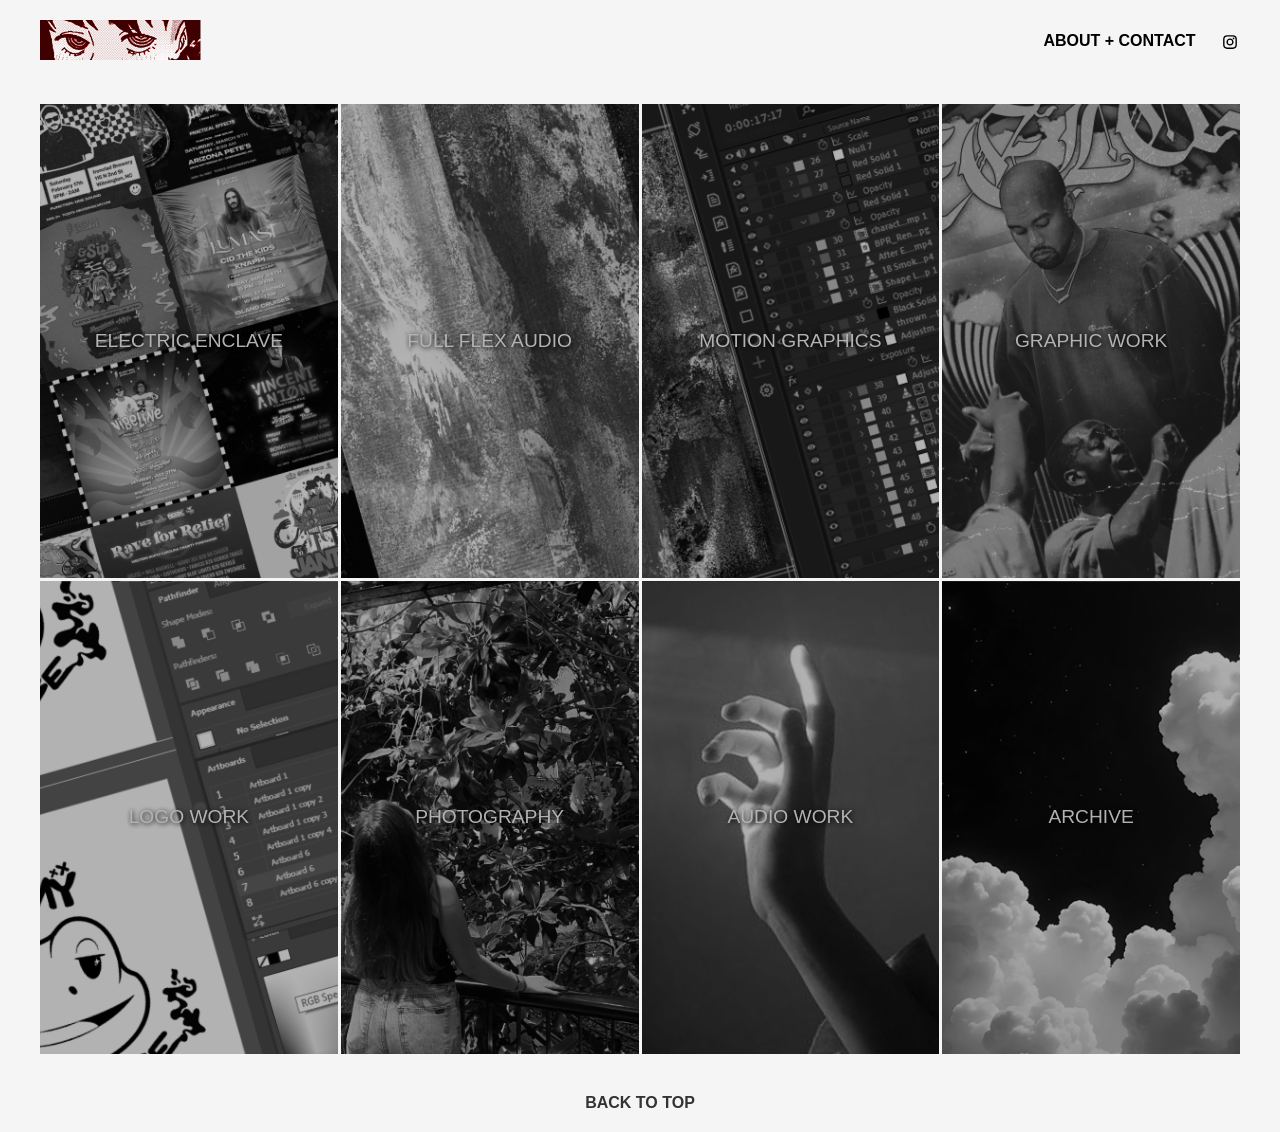
<file: index.html>
<!DOCTYPE html>
<html lang="en">
<head>
  <meta charset="UTF-8" />
  <meta name="viewport" content="width=1920" />
  <title>Portfolio</title>
  <link rel="stylesheet" href="style.css" />
</head>
<body>

  <!-- Header -->
  <header>
    <div class="logo">
      <img src="image/ZEK.png" alt="Logo" />
    </div>
    <nav>
      <a href="about.html">ABOUT + CONTACT</a>
      <a href="https://www.instagram.com/zek.no/" target="_blank">
        <img src="image/instagram.svg" alt="Instagram" />
      </a>
    </nav>
  </header>

  <!-- Grid de Categorías -->
  <main class="grid">
    <a href="electric.html" class="item" style="--img:url('image/ELECTRIC.png')">ELECTRIC ENCLAVE</a>
    <a href="ffa.html" class="item" style="--img:url('image/FFA.png')">FULL FLEX AUDIO</a>
    <a href="mograph.html" class="item" style="--img:url('image/MOTION.png')">MOTION GRAPHICS</a>
    <a href="graphic.html" class="item" style="--img:url('image/GRAPHIC.png')">GRAPHIC WORK</a>
    <a href="logo.html" class="item" style="--img:url('image/LOGO.png')">LOGO WORK</a>
    <a href="photo.html" class="item" style="--img:url('image/PHOTO.png')">PHOTOGRAPHY</a>
    <a href="audio.html" class="item" style="--img:url('image/MUSIC.png')">AUDIO WORK</a>
    <a href="archive.html" class="item" style="--img:url('image/ARCHIVE.png')">ARCHIVE</a>
  </main>

  <!-- Botón Back to Top -->
  <footer>
    <a href="#top" class="back-top">BACK TO TOP</a>
  </footer>

</body>
</html>
</file>
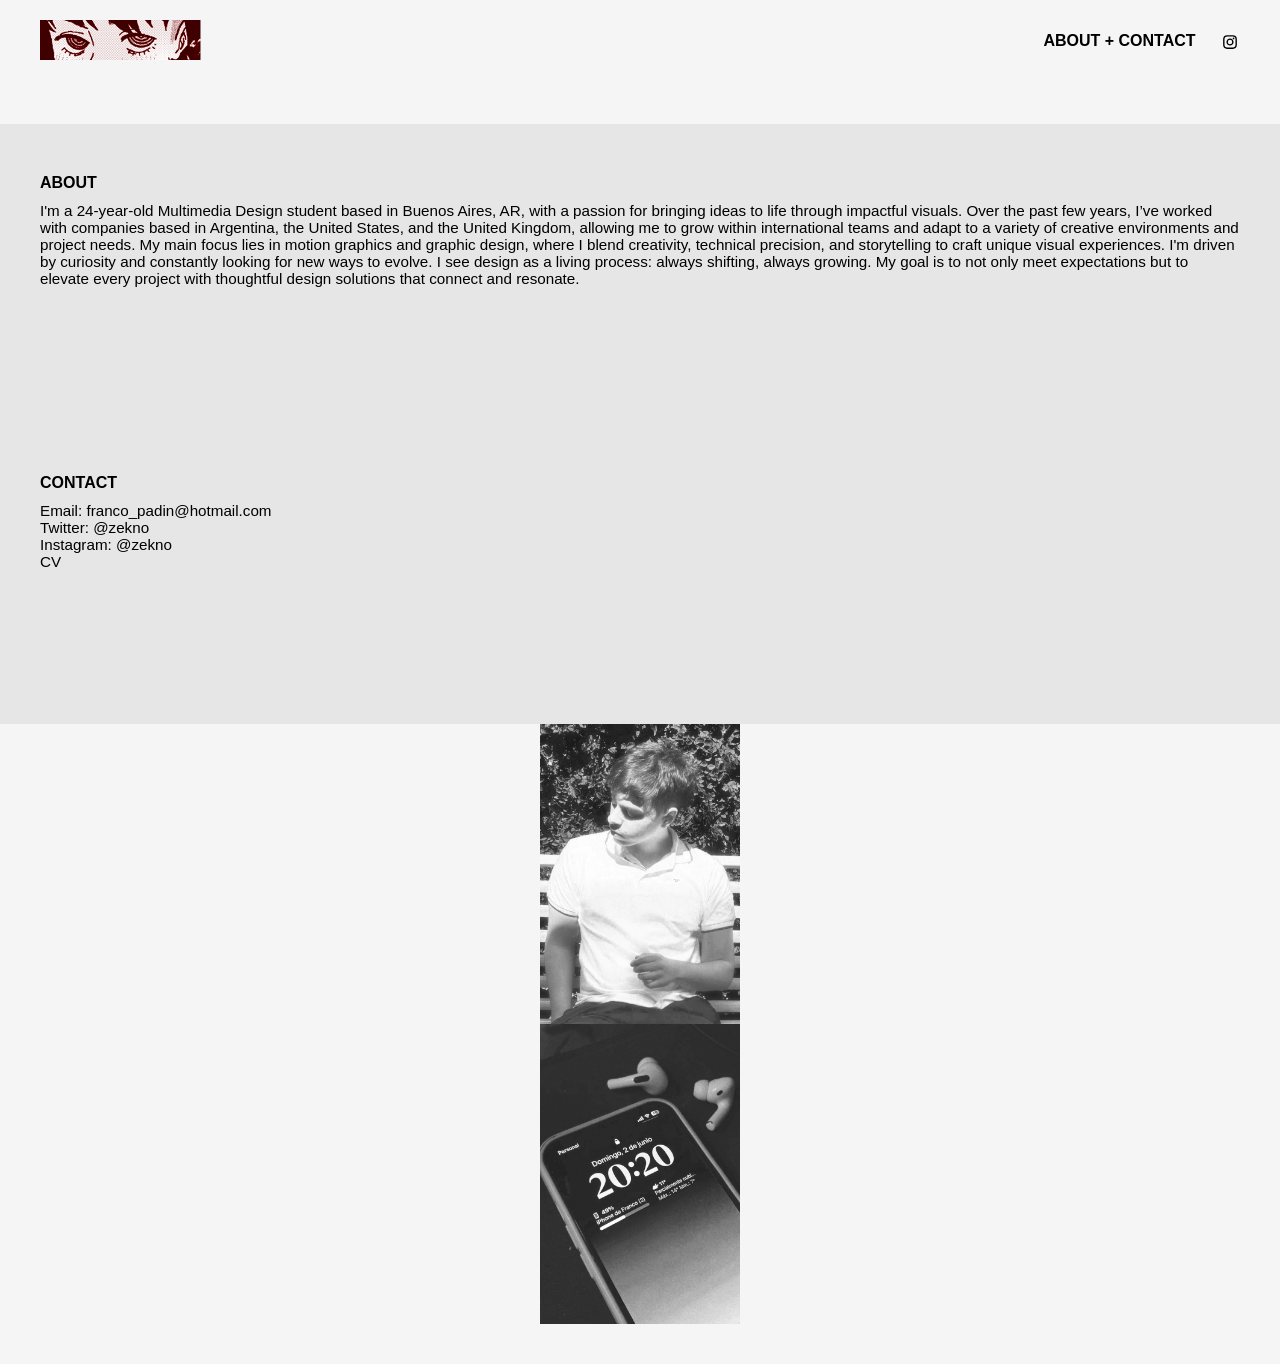
<file: about.html>
<!DOCTYPE html>
<html lang="en">
<head>
  <meta charset="UTF-8">
  <meta name="viewport" content="width=1920">
  <title>About + Contact</title>
  <link rel="stylesheet" href="style.css">
</head>
<body>

  <!-- Header -->
  <header>
    <div class="logo">
      <a href="index.html"><img src="image/ZEK.png" alt="Logo"></a>
    </div>
    <nav>
        <a href="about.html">ABOUT + CONTACT</a>
        <a href="https://www.instagram.com/zek.no/" target="_blank">
          <img src="image/instagram.svg" alt="Instagram" />
      </a>
    </nav>
  </header>

  <!-- Contenido -->
  <section class="about-contact">
    <div>
      <div class="about-text">
        <h2>ABOUT</h2>
        <p>I'm a 24-year-old Multimedia Design student based in Buenos Aires, AR, with a passion for bringing ideas to life through impactful visuals. Over the past few years, I’ve worked with companies based in Argentina, the United States, and the United Kingdom, allowing me to grow within international teams and adapt to a variety of creative environments and project needs.
            My main focus lies in motion graphics and graphic design, where I blend creativity, technical precision, and storytelling to craft unique visual experiences. I'm driven by curiosity and constantly looking for new ways to evolve.
            
            I see design as a living process: always shifting, always growing. My goal is to not only meet expectations but to elevate every project with thoughtful design solutions that connect and resonate.</p>
      </div>
      <div class="contact-text">
        <h2>CONTACT</h2>
        <p>Email: franco_padin@hotmail.com
            <br>

            Twitter: @zekno
            <br>
            Instagram: @zekno
            <br>
            CV</p>
      </div>
    </div>
    <div class="photo-column">
      <img src="image/yo.png" alt="Foto personal" />
      <img src="image/auris.png" alt="Auriculares" />
    </div>

</body>
</html>
</file>
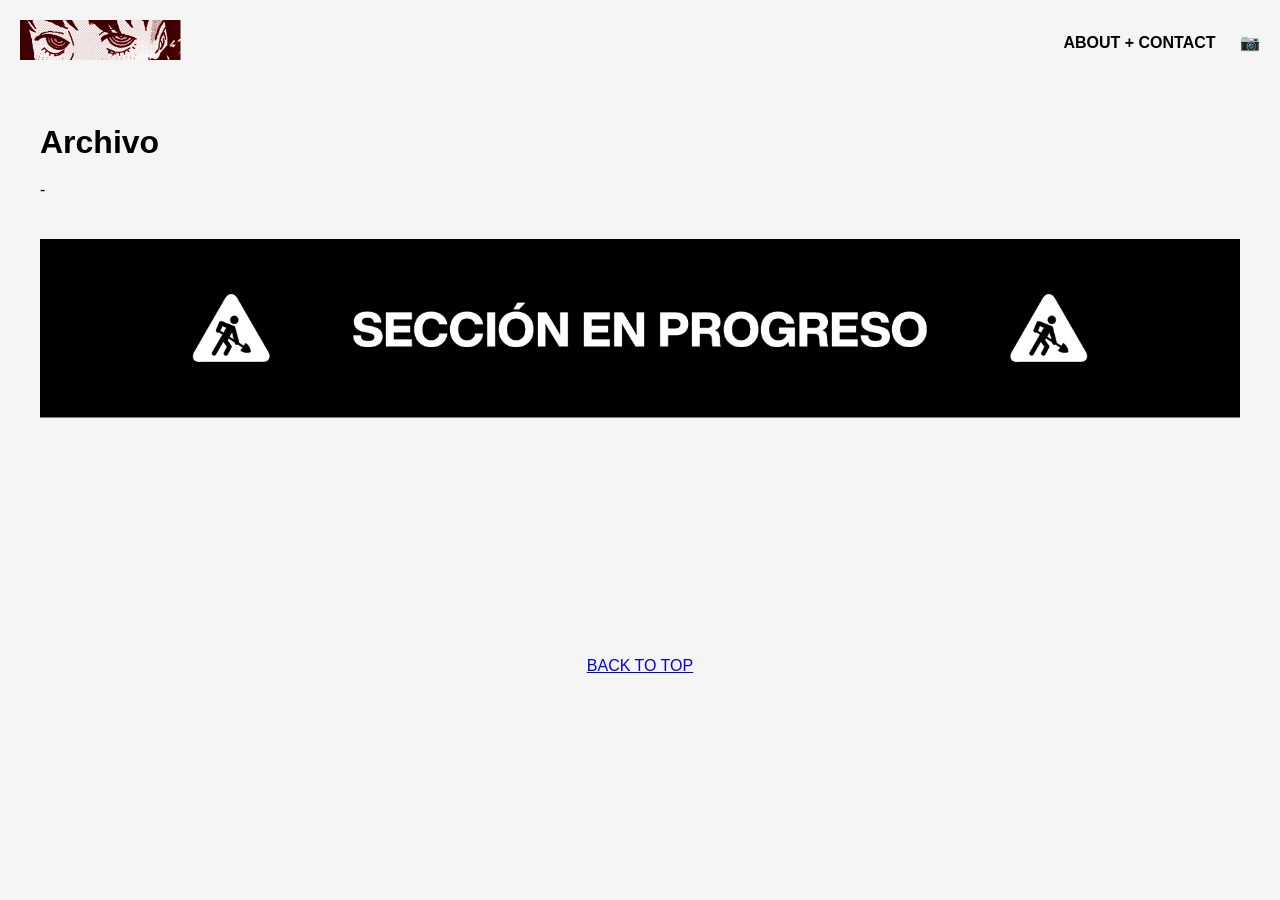
<file: archive.html>
<!DOCTYPE html>
<html lang="en">
<head>
  <meta charset="UTF-8" />
  <meta name="viewport" content="width=1920" />
  <title>Electric Enclve</title>
  <link rel="stylesheet" href="style.css" />
</head>
<body>

  <!-- Encabezado -->
  <header style="display: flex; justify-content: space-between; align-items: center; padding: 20px;">
    <div class="logo">
        <a href="index.html"><img src="image/ZEK.png" alt="Logo"></a>
      </div>
    <nav>
      <a href="about.html">ABOUT + CONTACT</a>
      <a href="https://www.instagram.com/zek.no" target="_blank" style="margin-left: 20px;">📷</a>
    </nav>
  </header>

  <!-- Contenido de la página -->
  <main style="padding: 40px;">
    <h1 style="font-size: 2rem; margin-bottom: 20px;">Archivo</h1>
    <p style="max-width: 800px; margin-bottom: 40px;">
      -
    </p>
    <img src="image/progreso.png" alt="Trabajo de diseño" style="width: 100%; max-width: 1920px; display: block; margin: 0 auto;" />
  </main>

  <!-- Back to top -->
  <footer style="text-align: center; padding: 40px;">
    <a href="#">BACK TO TOP</a>
  </footer>

</body>
</html>
</file>
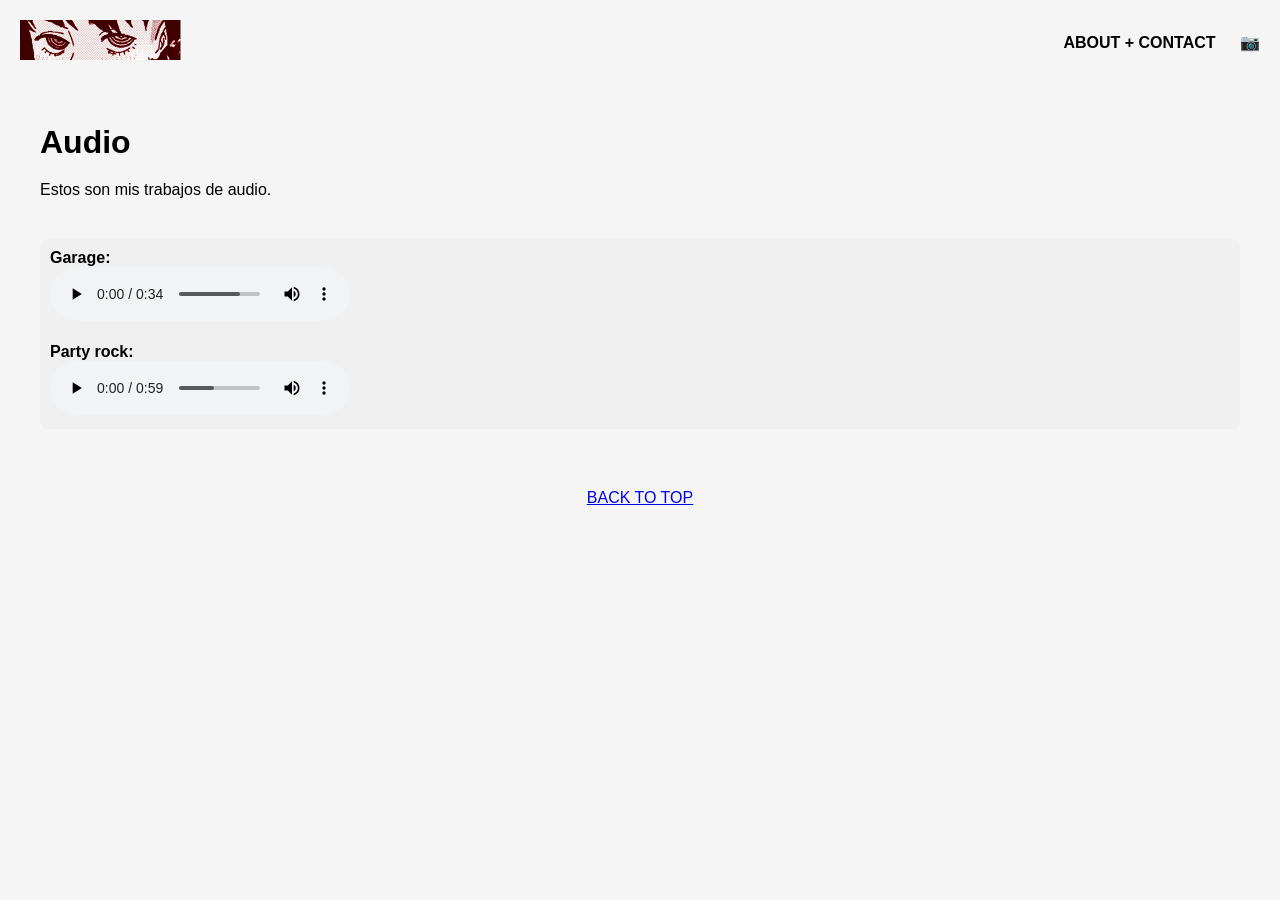
<file: audio.html>
<!DOCTYPE html>
<html lang="en">
<head>
  <meta charset="UTF-8" />
  <meta name="viewport" content="width=1920" />
  <title>Electric Enclve</title>
  <link rel="stylesheet" href="style.css" />
</head>
<body>

  <!-- Encabezado -->
  <header style="display: flex; justify-content: space-between; align-items: center; padding: 20px;">
    <div class="logo">
        <a href="index.html"><img src="image/ZEK.png" alt="Logo"></a>
      </div>
    <nav>
      <a href="about.html">ABOUT + CONTACT</a>
      <a href="https://www.instagram.com/zek.no" target="_blank" style="margin-left: 20px;">📷</a>
    </nav>
  </header>

  <!-- Contenido de la página -->
  <main style="padding: 40px;">
    <h1 style="font-size: 2rem; margin-bottom: 20px;">Audio</h1>
    <p style="max-width: 800px; margin-bottom: 40px;">
      Estos son mis trabajos de audio.
    </p>

    <div class="audio-box">
      <p><strong>Garage:</strong></p>
      <audio controls>
        <source src="audio/garage.mp3" type="audio/mpeg">
      </audio>
<br><br>
      <p><strong>Party rock:</strong></p>
      <audio controls>
        <source src="audio/party.mp3" type="audio/mpeg">
      </audio>
    </div>

  <!-- Back to top -->
  <footer style="text-align: center; padding: 40px;">
    <a href="#">BACK TO TOP</a>
  </footer>

</body>
</html>
</file>
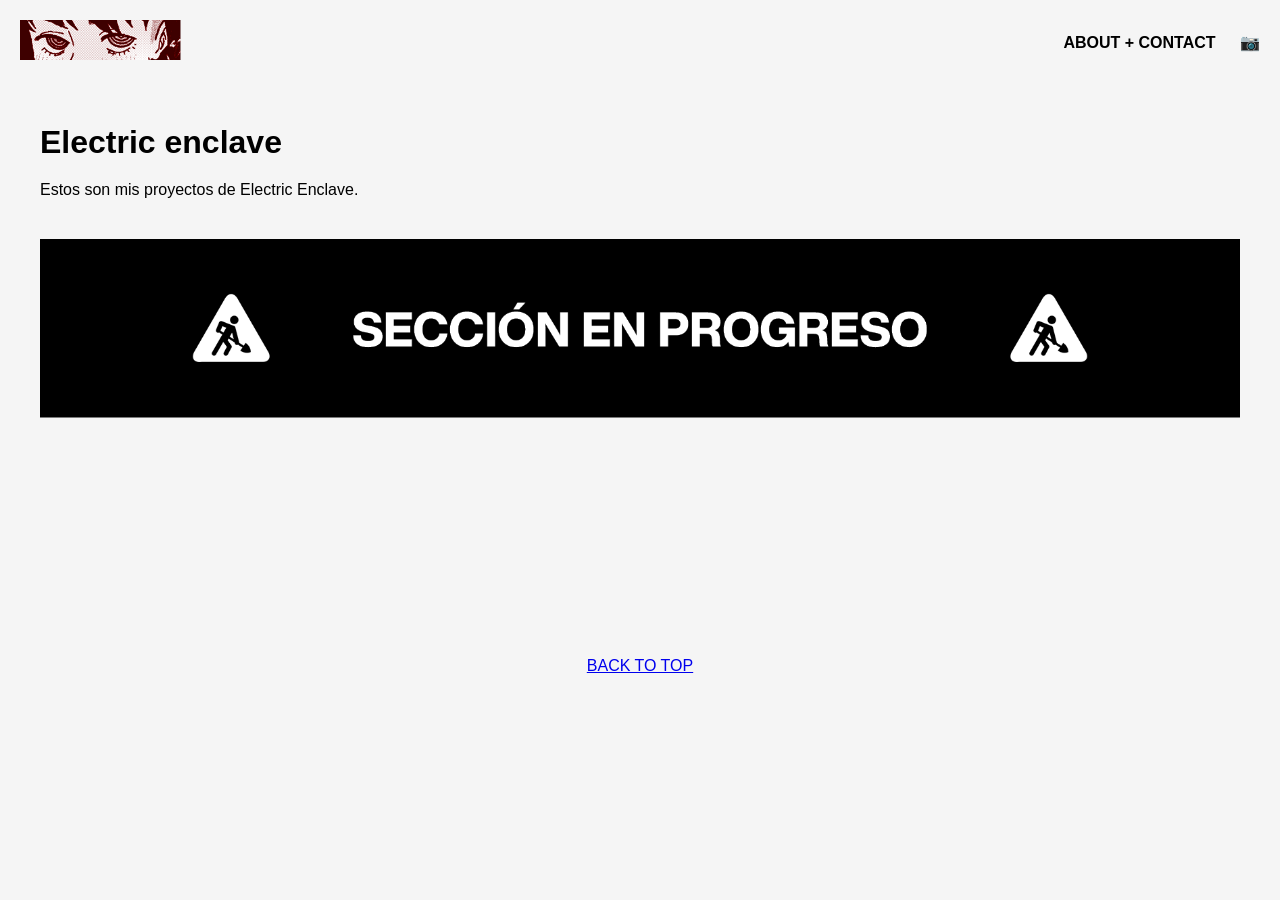
<file: electric.html>
<!DOCTYPE html>
<html lang="en">
<head>
  <meta charset="UTF-8" />
  <meta name="viewport" content="width=1920" />
  <title>Electric Enclve</title>
  <link rel="stylesheet" href="style.css" />
</head>
<body>

  <!-- Encabezado -->
  <header style="display: flex; justify-content: space-between; align-items: center; padding: 20px;">
    <div class="logo">
        <a href="index.html"><img src="image/ZEK.png" alt="Logo"></a>
      </div>
    <nav>
      <a href="about.html">ABOUT + CONTACT</a>
      <a href="https://www.instagram.com/zek.no" target="_blank" style="margin-left: 20px;">📷</a>
    </nav>
  </header>

  <!-- Contenido de la página -->
  <main style="padding: 40px;">
    <h1 style="font-size: 2rem; margin-bottom: 20px;">Electric enclave</h1>
    <p style="max-width: 800px; margin-bottom: 40px;">
      Estos son mis proyectos de Electric Enclave.
    </p>
    <img src="image/progreso.png" alt="Trabajo de diseño" style="width: 100%; max-width: 1920px; display: block; margin: 0 auto;" />
  </main>

  <!-- Back to top -->
  <footer style="text-align: center; padding: 40px;">
    <a href="#">BACK TO TOP</a>
  </footer>

</body>
</html>
</file>
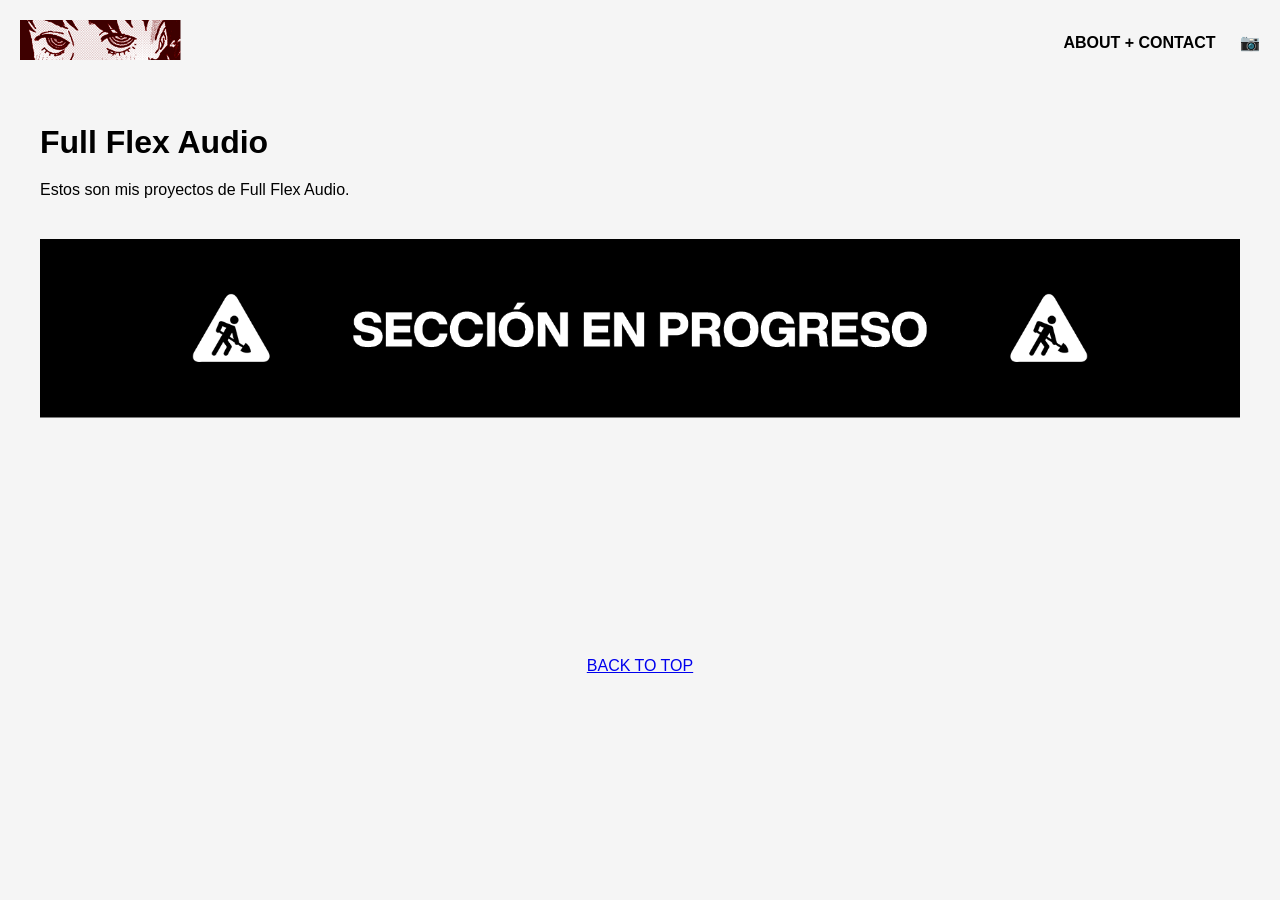
<file: ffa.html>
<!DOCTYPE html>
<html lang="en">
<head>
  <meta charset="UTF-8" />
  <meta name="viewport" content="width=1920" />
  <title>Electric Enclve</title>
  <link rel="stylesheet" href="style.css" />
</head>
<body>

  <!-- Encabezado -->
  <header style="display: flex; justify-content: space-between; align-items: center; padding: 20px;">
    <div class="logo">
        <a href="index.html"><img src="image/ZEK.png" alt="Logo"></a>
      </div>
    <nav>
      <a href="about.html">ABOUT + CONTACT</a>
      <a href="https://www.instagram.com/zek.no" target="_blank" style="margin-left: 20px;">📷</a>
    </nav>
  </header>

  <!-- Contenido de la página -->
  <main style="padding: 40px;">
    <h1 style="font-size: 2rem; margin-bottom: 20px;">Full Flex Audio</h1>
    <p style="max-width: 800px; margin-bottom: 40px;">
      Estos son mis proyectos de Full Flex Audio.
    </p>
    <img src="image/progreso.png" alt="Trabajo de diseño" style="width: 100%; max-width: 1920px; display: block; margin: 0 auto;" />
  </main>

  <!-- Back to top -->
  <footer style="text-align: center; padding: 40px;">
    <a href="#">BACK TO TOP</a>
  </footer>

</body>
</html>
</file>
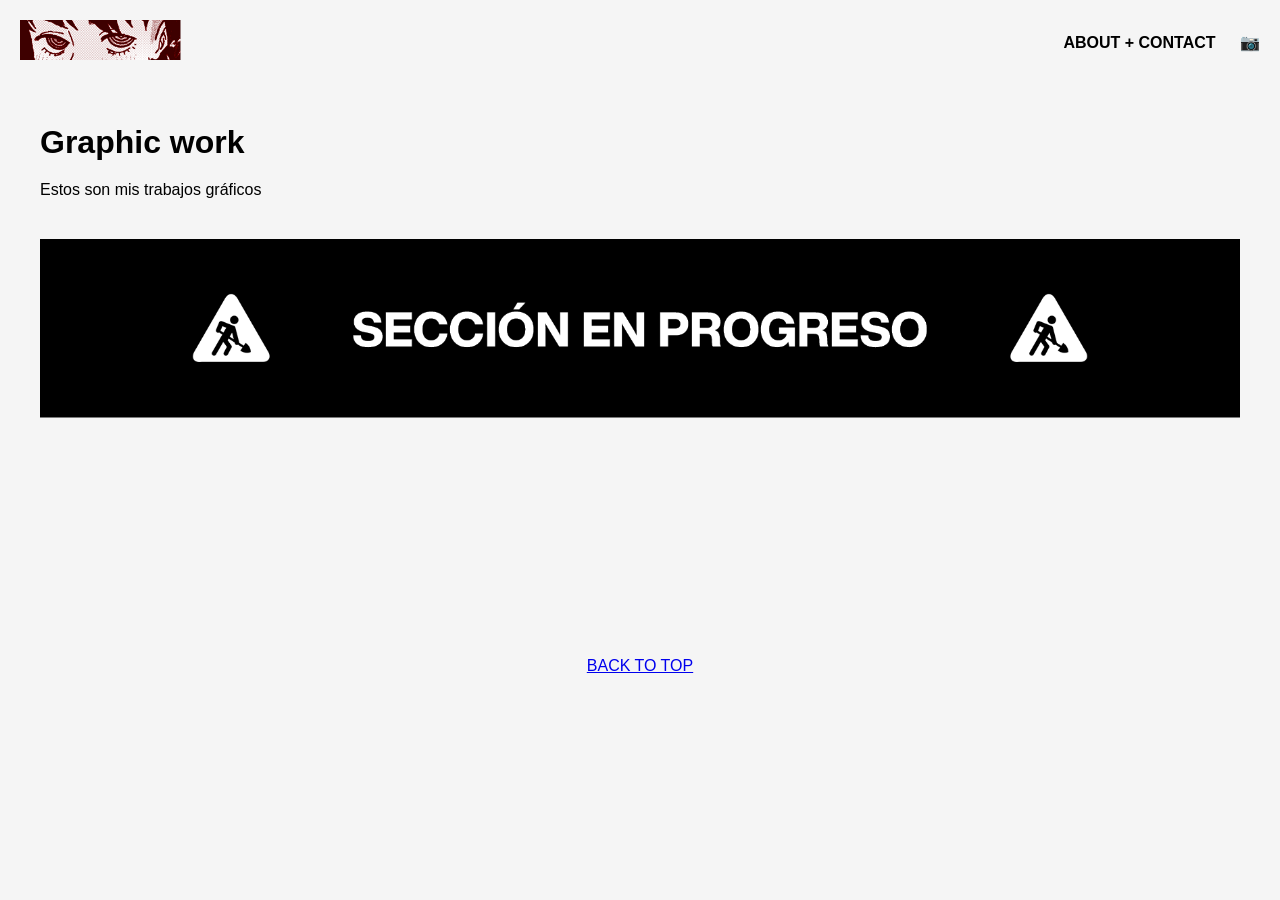
<file: graphic.html>
<!DOCTYPE html>
<html lang="en">
<head>
  <meta charset="UTF-8" />
  <meta name="viewport" content="width=1920" />
  <title>Electric Enclve</title>
  <link rel="stylesheet" href="style.css" />
</head>
<body>

  <!-- Encabezado -->
  <header style="display: flex; justify-content: space-between; align-items: center; padding: 20px;">
    <div class="logo">
        <a href="index.html"><img src="image/ZEK.png" alt="Logo"></a>
      </div>
    <nav>
      <a href="about.html">ABOUT + CONTACT</a>
      <a href="https://www.instagram.com/zek.no" target="_blank" style="margin-left: 20px;">📷</a>
    </nav>
  </header>

  <!-- Contenido de la página -->
  <main style="padding: 40px;">
    <h1 style="font-size: 2rem; margin-bottom: 20px;">Graphic work</h1>
    <p style="max-width: 800px; margin-bottom: 40px;">
      Estos son mis trabajos gráficos
    </p>
    <img src="image/progreso.png" alt="Trabajo de diseño" style="width: 100%; max-width: 1920px; display: block; margin: 0 auto;" />
  </main>

  <!-- Back to top -->
  <footer style="text-align: center; padding: 40px;">
    <a href="#">BACK TO TOP</a>
  </footer>

</body>
</html>
</file>
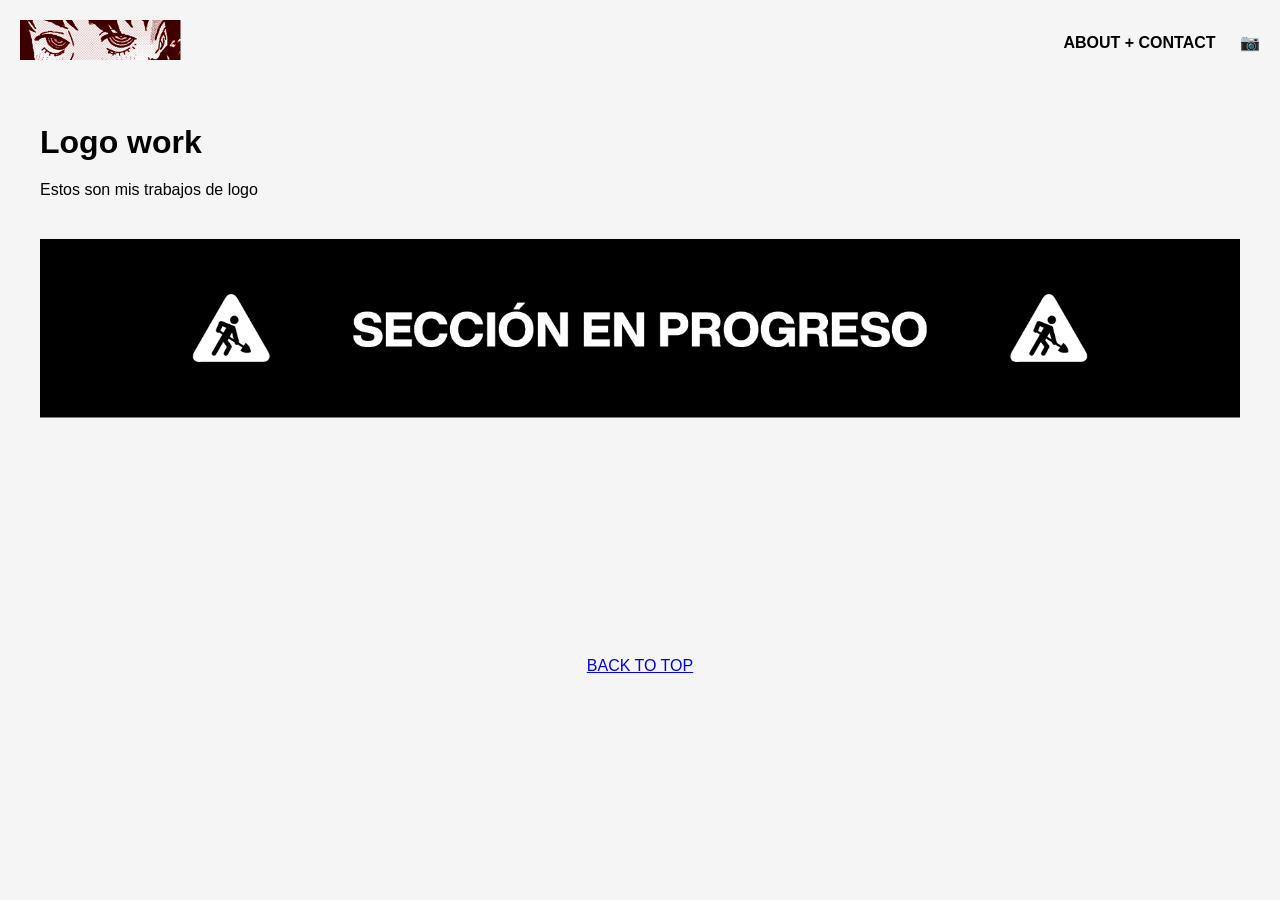
<file: logo.html>
<!DOCTYPE html>
<html lang="en">
<head>
  <meta charset="UTF-8" />
  <meta name="viewport" content="width=1920" />
  <title>Electric Enclve</title>
  <link rel="stylesheet" href="style.css" />
</head>
<body>

  <!-- Encabezado -->
  <header style="display: flex; justify-content: space-between; align-items: center; padding: 20px;">
    <div class="logo">
        <a href="index.html"><img src="image/ZEK.png" alt="Logo"></a>
      </div>
    <nav>
      <a href="about.html">ABOUT + CONTACT</a>
      <a href="https://www.instagram.com/zek.no" target="_blank" style="margin-left: 20px;">📷</a>
    </nav>
  </header>

  <!-- Contenido de la página -->
  <main style="padding: 40px;">
    <h1 style="font-size: 2rem; margin-bottom: 20px;">Logo work</h1>
    <p style="max-width: 800px; margin-bottom: 40px;">
      Estos son mis trabajos de logo
    </p>
    <img src="image/progreso.png" alt="Trabajo de diseño" style="width: 100%; max-width: 1920px; display: block; margin: 0 auto;" />
  </main>

  <!-- Back to top -->
  <footer style="text-align: center; padding: 40px;">
    <a href="#">BACK TO TOP</a>
  </footer>

</body>
</html>
</file>
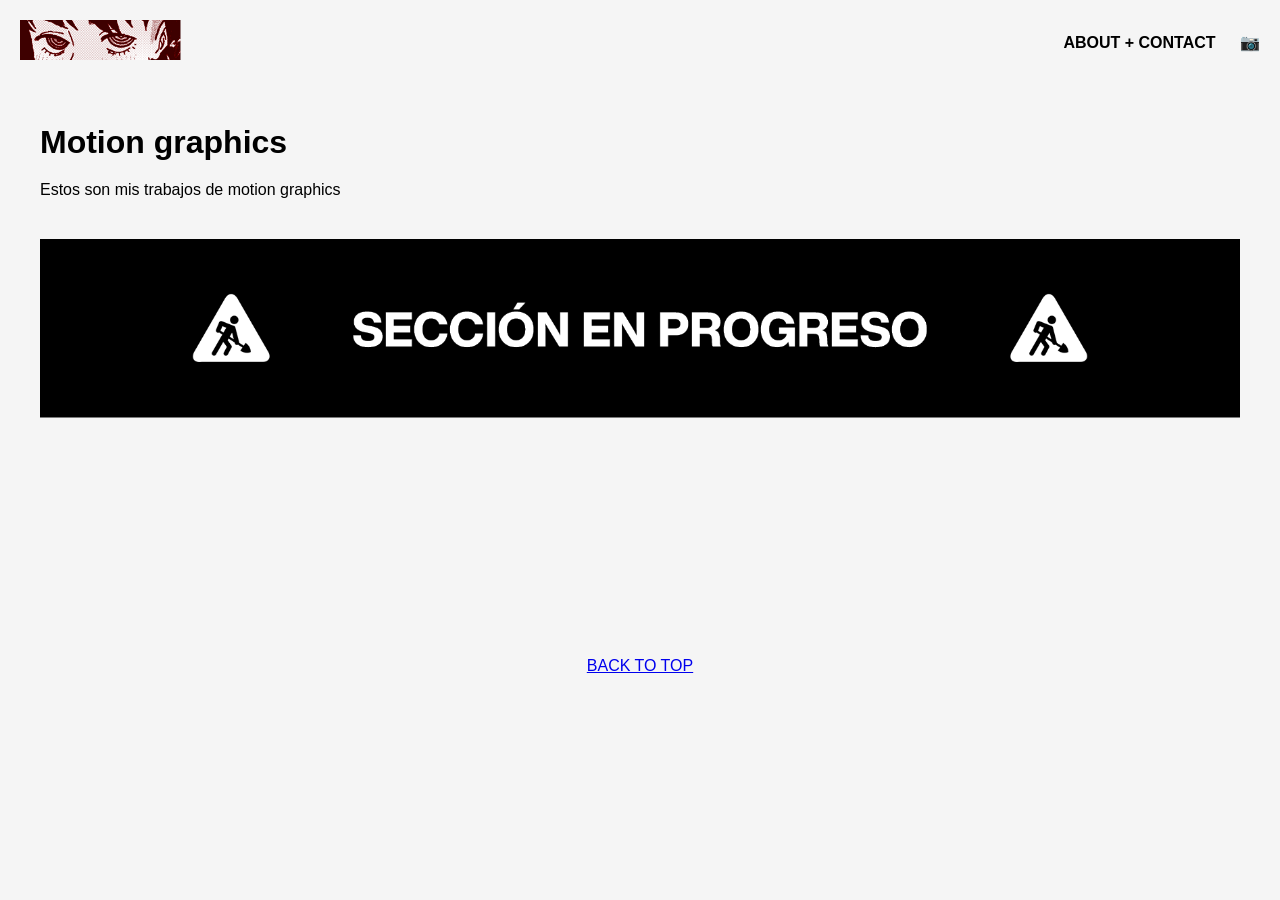
<file: mograph.html>
<!DOCTYPE html>
<html lang="en">
<head>
  <meta charset="UTF-8" />
  <meta name="viewport" content="width=1920" />
  <title>Electric Enclve</title>
  <link rel="stylesheet" href="style.css" />
</head>
<body>

  <!-- Encabezado -->
  <header style="display: flex; justify-content: space-between; align-items: center; padding: 20px;">
    <div class="logo">
        <a href="index.html"><img src="image/ZEK.png" alt="Logo"></a>
      </div>
    <nav>
      <a href="about.html">ABOUT + CONTACT</a>
      <a href="https://www.instagram.com/zek.no" target="_blank" style="margin-left: 20px;">📷</a>
    </nav>
  </header>

  <!-- Contenido de la página -->
  <main style="padding: 40px;">
    <h1 style="font-size: 2rem; margin-bottom: 20px;">Motion graphics</h1>
    <p style="max-width: 800px; margin-bottom: 40px;">
      Estos son mis trabajos de motion graphics
    </p>
    <img src="image/progreso.png" alt="Trabajo de diseño" style="width: 100%; max-width: 1920px; display: block; margin: 0 auto;" />
  </main>

  <!-- Back to top -->
  <footer style="text-align: center; padding: 40px;">
    <a href="#">BACK TO TOP</a>
  </footer>

</body>
</html>
</file>
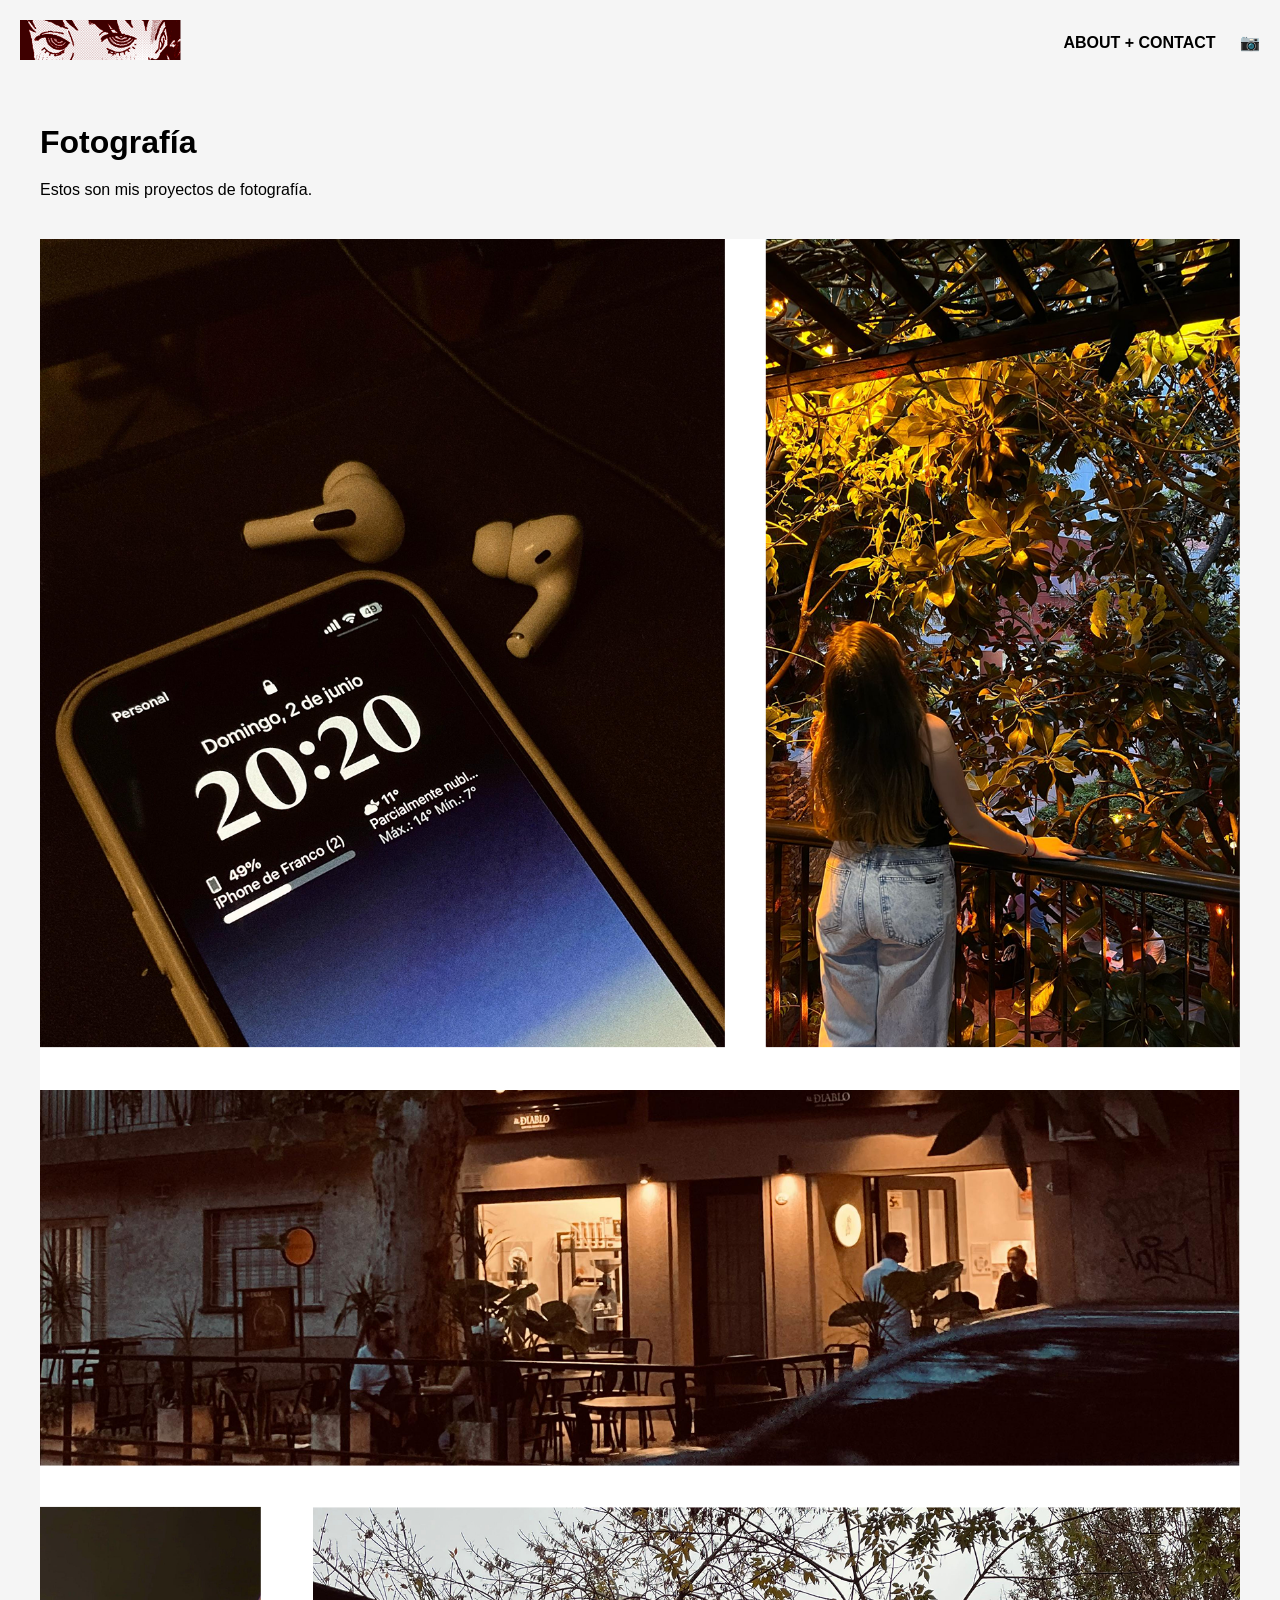
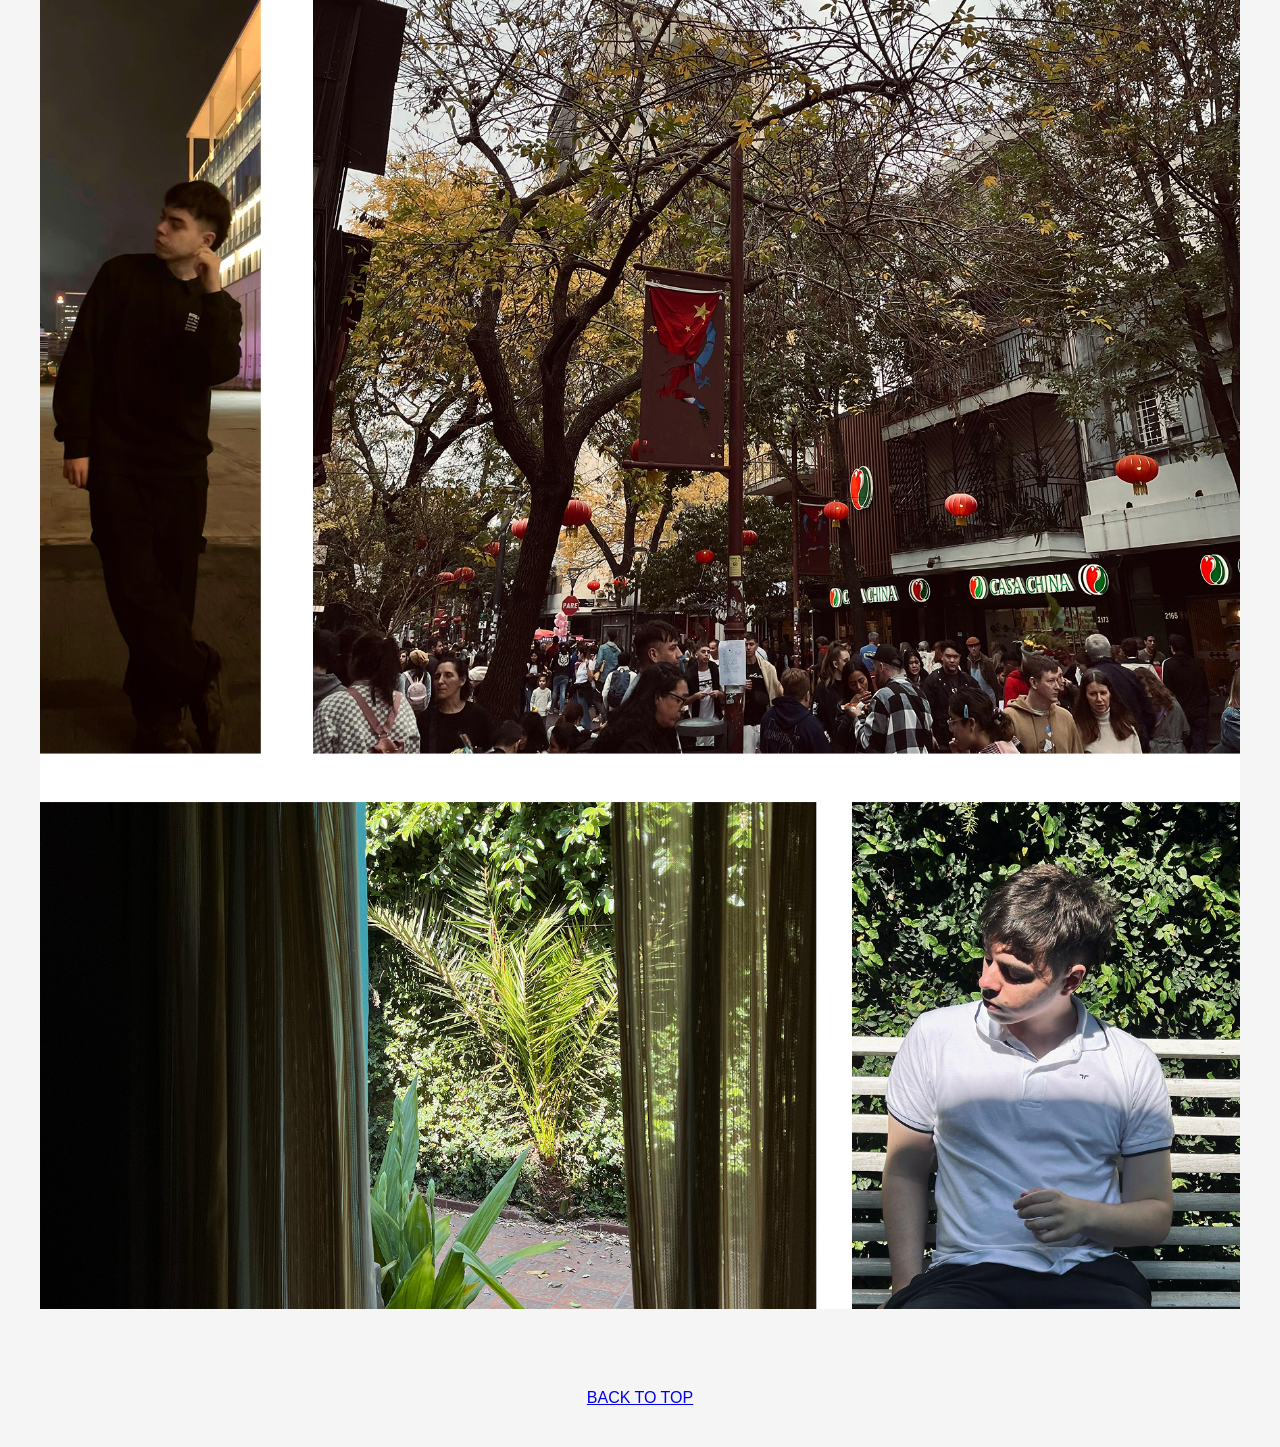
<file: photo.html>
<!DOCTYPE html>
<html lang="en">
<head>
  <meta charset="UTF-8" />
  <meta name="viewport" content="width=1920" />
  <title>Electric Enclve</title>
  <link rel="stylesheet" href="style.css" />
</head>
<body>

  <!-- Encabezado -->
  <header style="display: flex; justify-content: space-between; align-items: center; padding: 20px;">
    <div class="logo">
        <a href="index.html"><img src="image/ZEK.png" alt="Logo"></a>
      </div>
    <nav>
      <a href="about.html">ABOUT + CONTACT</a>
      <a href="https://www.instagram.com/zek.no" target="_blank" style="margin-left: 20px;">📷</a>
    </nav>
  </header>

  <!-- Contenido de la página -->
  <main style="padding: 40px;">
    <h1 style="font-size: 2rem; margin-bottom: 20px;">Fotografía</h1>
    <p style="max-width: 800px; margin-bottom: 40px;">
      Estos son mis proyectos de fotografía.
    </p>
    <img src="image/photopic.png" alt="Trabajo de diseño" style="width: 100%; max-width: 1920px; display: block; margin: 0 auto;" />
  </main>

  <!-- Back to top -->
  <footer style="text-align: center; padding: 40px;">
    <a href="#">BACK TO TOP</a>
  </footer>

</body>
</html>
</file>
<file: style.css>
* {
    margin: 0;
    padding: 0;
    box-sizing: border-box;
  }
  
  body {
    font-family: Arial, sans-serif;
    background: #f5f5f5;
    color: #000;
  }
  
  header {
    display: flex;
    justify-content: space-between;
    align-items: center;
    padding: 20px 40px;
  }
  
  .logo img {
    height: 40px;
  }
  
  nav a {
    margin-left: 20px;
    text-decoration: none;
    color: #000;
    font-weight: bold;
  }
  
  nav img {
    height: 20px;
    vertical-align: middle;
  }
  
  .grid {
    display: grid;
    grid-template-columns: repeat(4, 1fr);
    grid-template-rows: repeat(2, 1fr);
    gap: 3px;
    padding: 20px 40px;
    height: 110vh;
  }
  
  .item {
    position: relative;
    background-image: var(--img);
    background-size: cover;
    background-position: center;
    filter: grayscale(100%);
    display: flex;
    align-items: center;
    justify-content: center;
    color: white;
    font-weight: normal;
    font-family: Arial, Helvetica, sans-serif;
    text-shadow: 1px 1px 5px black;
    font-size: 1.2rem;
    text-decoration: red;
    overflow: hidden;
    transition: filter 0.3s ease;
  }
  
  .item::before {
    content: "";
    position: absolute;
    inset: 0;
    background: rgba(0, 0, 0, 0.3);
    transition: background 0.3s ease;
  }
  
  .item:hover {
    filter: grayscale(0%);
  }
  
  .item:hover::before {
    background: rgba(0, 0, 0, 0.137);
  }
  
  .item:hover {
    cursor: pointer;
  }
  

  .item {
    text-align: center;
    z-index: 1;
  }
  

  footer {
    text-align: center;
    padding: 20px;
  }
  
  .back-top {
    text-decoration: none;
    color: #333;
    font-weight: bold;
  }
  
/* ABOUT + CONTACT PAGE */


.about-contact {
  display: flex;
  flex-wrap: wrap;
  padding: 40px;
  gap: 0px;
  justify-content: center;
  align-items: flex-start;
}

.about-text,
.contact-text {
  background-color: #e6e6e6;
  padding: 50px;
  width: 1300px;
  height:300px;
  font-size: 0.95rem;
}

.about-contact h2 {
  font-size: 1rem;
  margin-bottom: 10px;
}

.photo-column {
  display: flex;
  flex-direction: column;
  gap: 0px;
}

.photo-column img {
  width: 200px;
  height: 300px;
  object-fit: cover;
}

.audio-box {
  margin: 20px 0;
  background: #f0f0f0;
  padding: 10px;
  border-radius: 8px;
}
</file>
